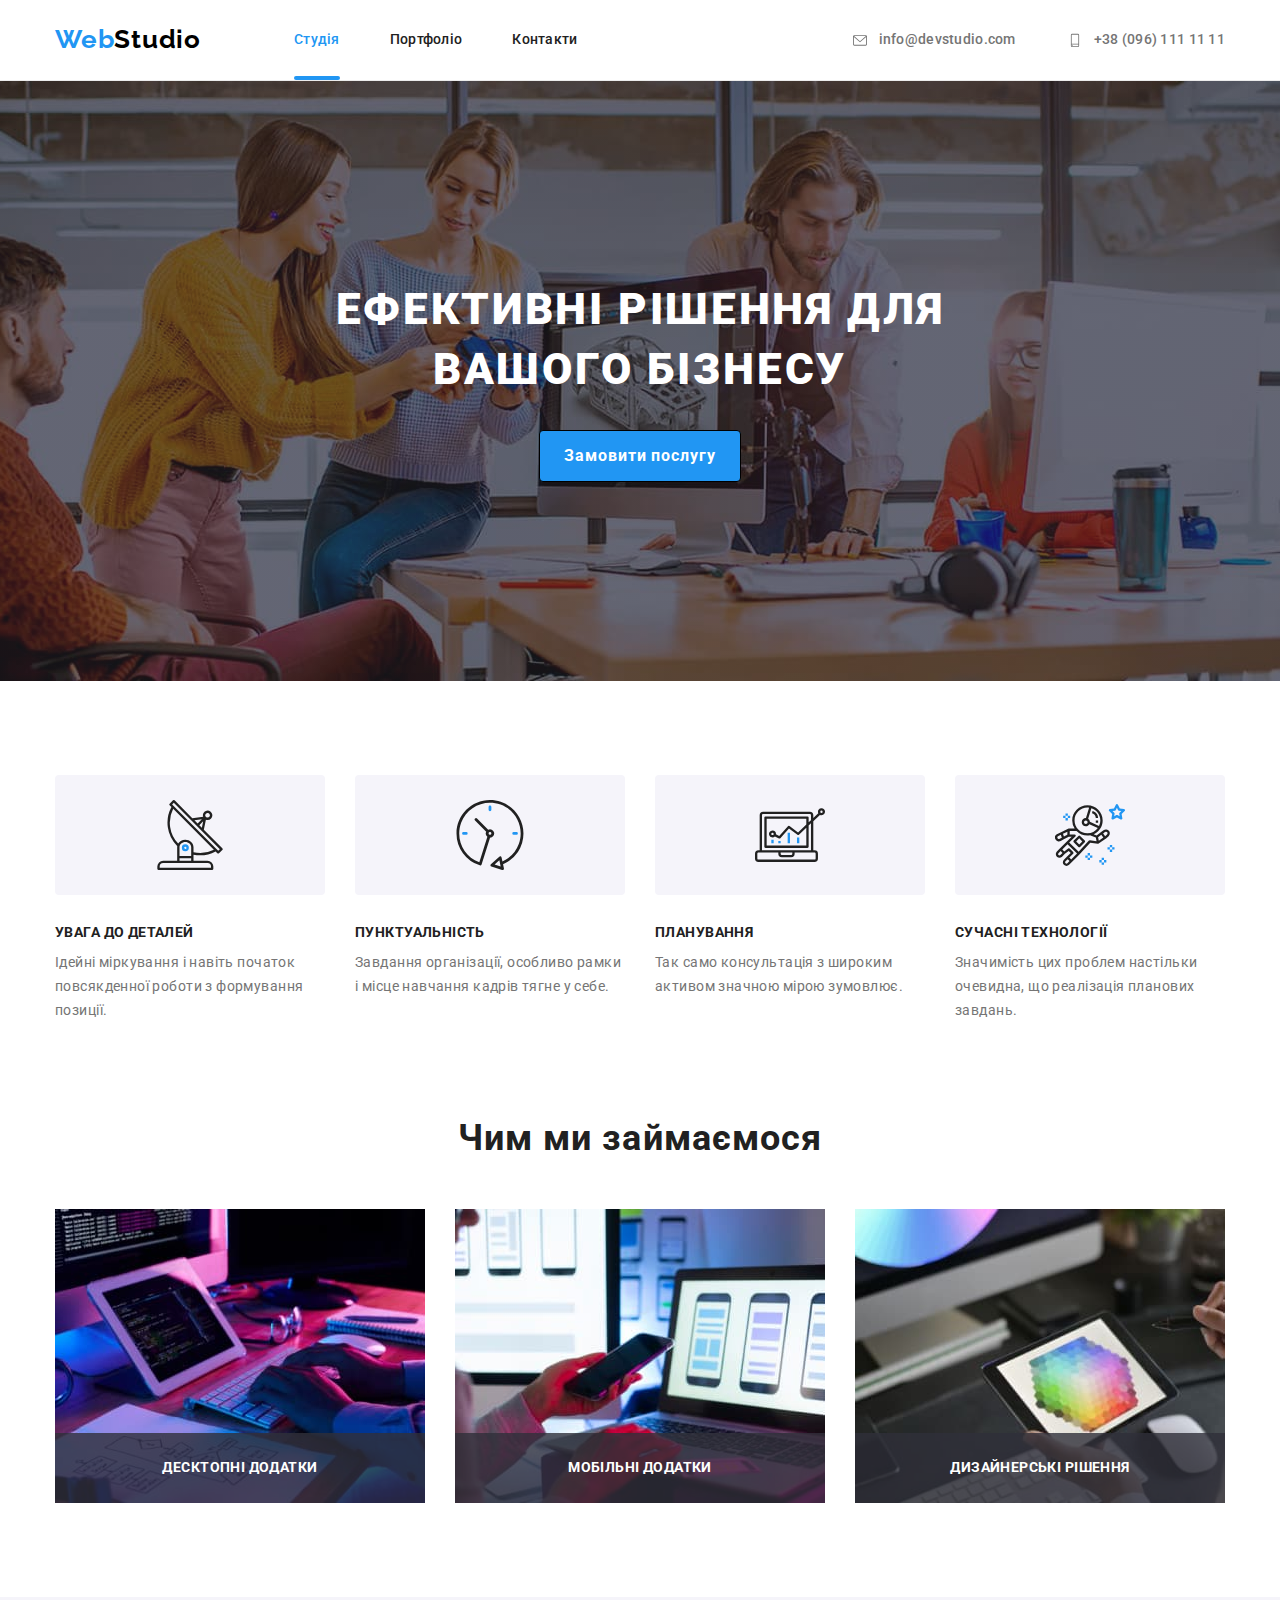
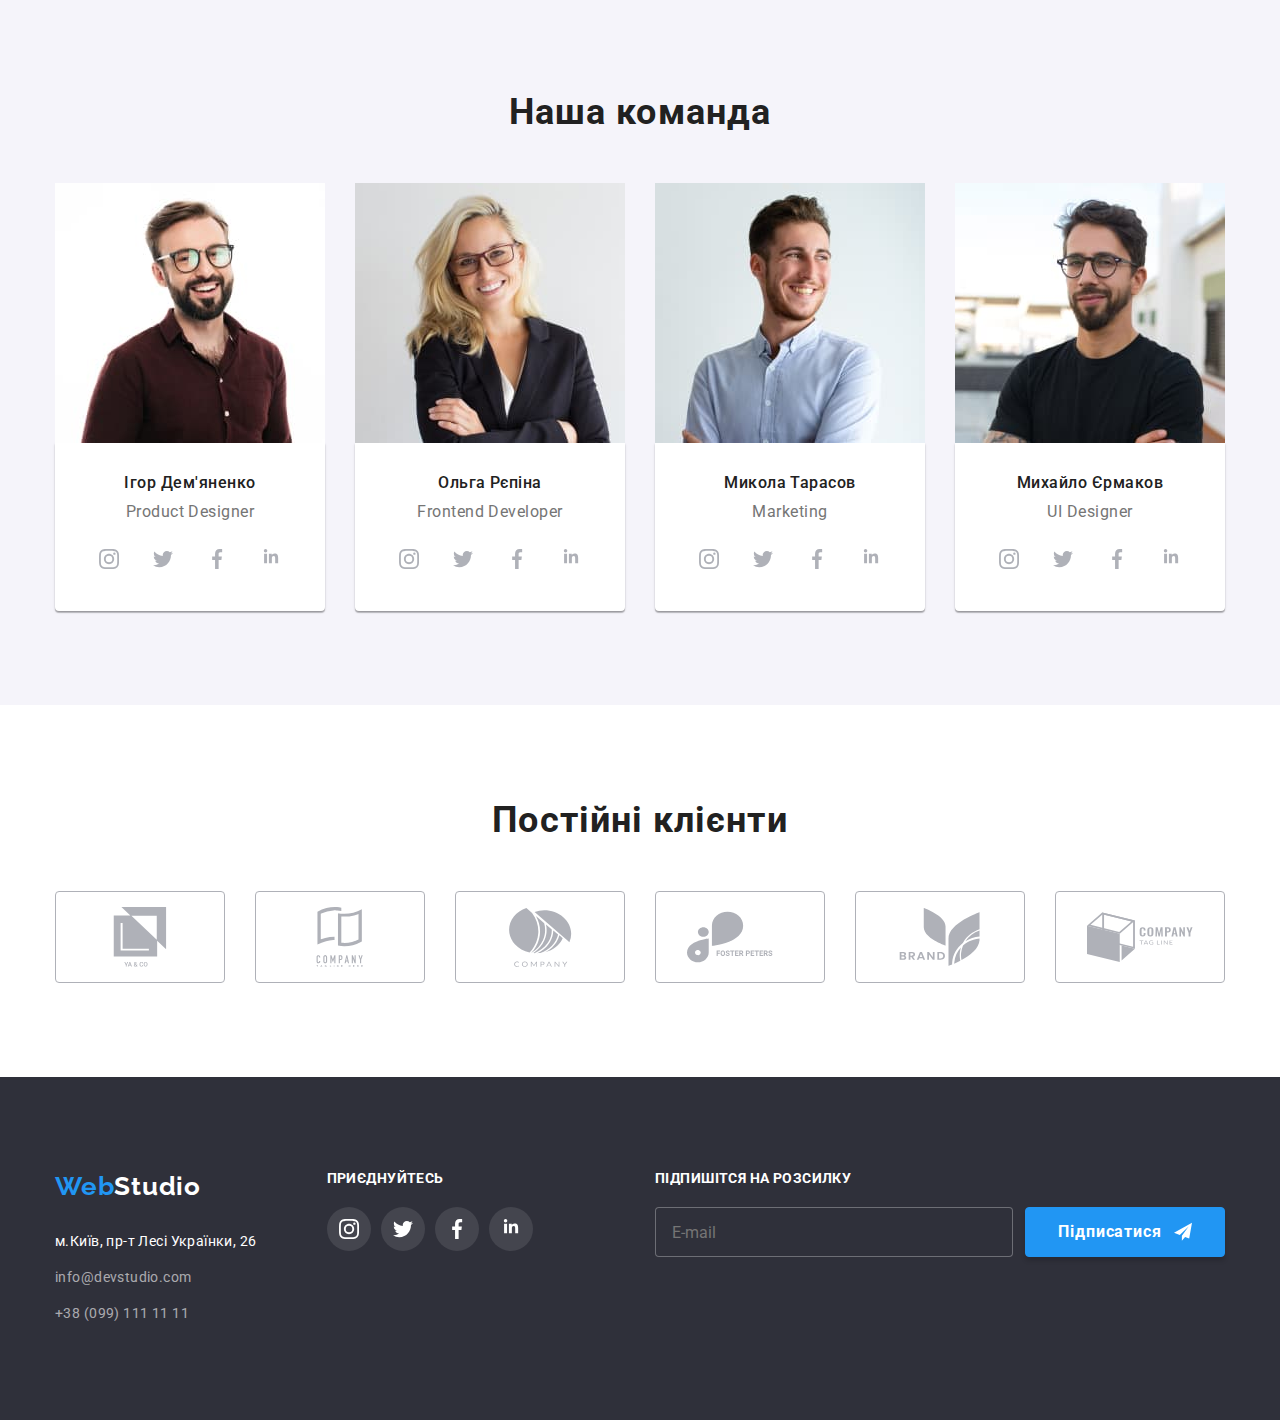
<file: index.html>
<!DOCTYPE html>
<html lang="uk">
  <head>
    <meta charset="UTF-8">
    <meta http-equiv="X-UA-Compatible" content="IE=edge">
    <meta name="viewport" content="width=device-width, initial-scale=1.0">
    <title lang="en">WebStudio (Version 2.1)</title>
    <link rel="preconnect" href="https://fonts.googleapis.com">
    <link rel="preconnect" href="https://fonts.gstatic.com" crossorigin>
    <link href="https://fonts.googleapis.com/css2?family=Raleway:wght@700&family=Roboto:wght@400;500;700;900&display=swap" rel="stylesheet">
    <link rel="stylesheet" href="./css/modern-normalize.css">
    <link rel="stylesheet" href="./css/main.min.css">
  </head>
  <body>
      <header class="header__border">
      <div class="container header">
        <nav class="header__navigation">
          <a class="header__logo link" href="./index.html" lang="en"><span class="header__logo-web">Web</span><span class="header__logo-studio">Studio</span></a>
          <ul class="header__navigation-list list">
            <li class="header__navigation-item"><a class="active current link" href="./index.html">Студія</a></li>
            <li class="header__navigation-item"><a class="active link" href="./portfolio.html">Портфоліо</a></li>
            <li class="header__navigation-item"><a class="active link" href="">Контакти</a></li>
          </ul>
        </nav>
        <ul class="header__contacts list">
          <li class="header__contacts-item">
            <a class="header__contacts-link link" href="mailto:info@devstudio.com" target="_blank" lang="en">
              <svg
                width="18"
                height="14"
                class="header__contacts-icons">
                <use href="./images/icons.svg#icon-envelope"/>
               </svg>info@devstudio.com
            </a>
          </li>
          
          <li class="contacts__item"> 
            <a class="header__contacts-link link" href="tel:+380961111111">
              <svg
                width="18"
                height="14"
                class="header__contacts-icons">
                <use href="./images/icons.svg#icon-smartphone"/>
              </svg>+38 (096) 111 11 11
            </a>
          </li>
        </ul>
        <button type="button" class="menu-open-btn">
          <svg
                width="24"
                height="16"
                class="header-mobile-menu-icon-open">
                <use href="./images/icons.svg#mob-open"/>
          </svg>
        </button>
      </div>
    </header>
 
    <!-- Mobile Menu -->

      <div class="container mobile-menu">
        <div class="mob-nav">
          <ul class="mob-nav__list list">
              <li class="mob-nav__item"><a class="mob-nav__link current link" href="./index.html">Студія</a></li>
              <li class="mob-nav__item"><a class="mob-nav__link link" href="./portfolio.html">Портфоліо</a></li>
              <li class="mob-nav__item"><a class="mob-nav__link link" href="">Контакти</a></li>
          </ul>
          <div>
            <button type="button" class="menu-close-btn">
               <svg
                width="19"
                height="19"
                class="header-mobile-menu-icon-close">
                <use href="./images/icons.svg#mob-close"/>
              </svg>
            </button>
          </div>
        </div>
        <div class="mob-menu-contacts-box">
          <div class="mob-menu-tel">
            <a class="mob-menu-tel-link link" href="tel:+380961111111">+38 (096) 111 11 11</a>
          </div>
          <div class="mob-menu-email">
            <a class="mob-menu-email-link link" href="mailto:info@devstudio.com" target="_blank" lang="en">info@devstudio.com</a>
          </div>

          <div class="mob-soc-links">
            <ul class="mob-soc-list list" >
              <li class="mob-soc-item">
                <a href="#" class="mob-soc-link link">Instagram</a>
              </li>
              <li class="mob-soc-item">
                <a href="#" class="mob-soc-link link">Twitter</a>
              </li>
              <li class="mob-soc-item">
                <a href="#" class="mob-soc-link link">Facebook</a>
              </li>
              <li class="mob-soc-item">
                <a href="#" class="mob-soc-link link">LinkedIn</a>
              </li>
            </ul>
          </div>
        </div>
      </div>
<main>
  
<!-- Hero section -->

      <section class="section hero">
        <div class="container">
          <div class="hero__tittle-box">
            <h1 class="hero__title">Ефективні рішення для вашого бізнесу</h1>
            <button  class="hero__btn" type="button" data-modal-open>Замовити послугу</button>  
          </div>
        </div>
      </section>    

<!-- Skills section -->

      <section class="section">
        <div class="container">
          <h2 class="title" hidden>Наші пріорітети</h2>
          <ul class="skills__list list">
            <li class="skills__item">
              <div class="skills__icon">
                <svg
                  width="70"
                  height="70"
                  class="skills__svg">
                  <use href="./images/icons.svg#icon-antenna"/>
                </svg>
              </div> 
              <h3 class="skills__title">Увага до деталей</h3>
              <p class="skills__about">
                Ідейні міркування і навіть початок повсякденної роботи з формування позиції.
              </p>
            </li>
            <li class="skills__item">
              <div class="skills__icon">
                <svg
                  width="70"
                  height="70"
                  class="skills__svg">
                  <use href="./images/icons.svg#icon-clock"/>
                </svg>
              </div> 
              <h3 class="skills__title">Пунктуальність</h3>
              <p class="skills__about">
                Завдання організації, особливо рамки і місце навчання кадрів тягне у себе.
              </p>
            </li>
            <li class="skills__item">
              <div class="skills__icon">
                <svg
                  width="70"
                  height="70"
                  class="skills__svg">
                  <use href="./images/icons.svg#icon-diagram"/>
                </svg>
              </div> 
              <h3 class="skills__title">Планування</h3>
              <p class="skills__about">
                Так само консультація з широким активом значною мірою зумовлює.
              </p>
            </li>
            <li class="skills__item">
              <div class="skills__icon">
                <svg
                  width="70"
                  height="70"
                  class="skills__svg">
                  <use href="./images/icons.svg#icon-astronaut"/>
                </svg>
              </div> 
              <h3 class="skills__title">Сучасні технології</h3>
              <p class="skills__about">
                Значимість цих проблем настільки очевидна, що реалізація планових завдань.
              </p>
            </li>
          </ul>
        </div>
      </section>

<!-- Our-work section -->
      
      <section class="our-work section no-padding ">
        <div class="container">
          <h2 class="our-work__title">Чим ми займаємося</h2>
          <ul class="our-work__list list">
            <li class="our-work__item">
              <div class="our-work__img-box">
                <img 
                srcset="./images/our_work/box_1.jpg 1x,
                        ./images/our_work/box_1-2x.jpg 2x"
                src="./images/our_work/box_1.jpg" alt="чоловік працюючий за комп'ютером" width="370" height="294">
                <p class="our-work__label">Десктопні додатки</p>
              </div>
            </li>
            <li class="our-work__item">
              <div class="our-work__img-box">
                <img 
                srcset="./images/our_work/box_2.jpg 1x,
                        ./images/our_work/box_2-2x.jpg 2x"
                src="./images/our_work/box_2.jpg" alt="чоловік з телефоном в руці" width="370" height="294">
                <p class="our-work__label">Мобільні додатки</p>
              </div>
            </li>
            <li class="our-work__item">
              <div class="our-work__img-box">
                <img 
                srcset="./images/our_work/box_3.jpg 1x,
                        ./images/our_work/box_3-2x.jpg 2x" 
                src="./images/our_work/box_3.jpg" alt="чоловік тримає в руці планшет" width="370" height="294">
                <p class="our-work__label">Дизайнерські рішення</p>
              </div>
            </li>
          </ul>
        </div>
      </section>

<!-- Our-team-section -->

      <section class="section our-team_bg">
        <div class="container">
          <h2 class="our-team__title">Наша команда</h2>
          <ul class="our-team__list list">
            <li class="our-team__item">
                <picture>
                  
                  <source 
                  srcset="./images/our_team/igor_demjanenko.jpg 1x,
                        ./images/our_team/igor_demjanenko-2x.jpg 2x"
                  media="(min-width: 1200px)">
                  
                  <source
                  srcset="./images/our_team/igor_demjanenko-tablet.jpg 1x,
                        ./images/our_team/igor_demjanenko-tablet-2x.jpg 2x"
                  media="(min-width: 768px)">
                  
                  <source 
                  srcset="./images/our_team/igor_demjanenko-mob.jpg 1x,
                        ./images/our_team/igor_demjanenko-mob-2x.jpg 2x"
                  media="(min-width: 480px)">
                  
                  <img
                srcset="./images/our_team/igor_demjanenko.jpg 1x,
                        ./images/our_team/igor_demjanenko-2x.jpg 2x"
                src="./images/our_team/igor_demjanenko.jpg"
                alt="усміхнений чоловік"
                width="270"
                height="260">
                
                </picture>
              <div class="our-team__member">
                <h3 class="our-team__name">Ігор Дем'яненко</h3>
                <p class="our-team__about" lang="en">Product Designer</p>
                <ul class="our-team__soc-list list">
                    <li class="our-team__soc-items">
                      <a href="#" class="our-team__soc-link link">
                        <svg
                          width="20"
                          height="20">
                        <use href="./images/icons.svg#icon-instagram"/>
                        </svg> 
                      </a>
                    </li>

                    <li class="our-team__soc-items">
                      <a href="#" class="our-team__soc-link link">
                        <svg
                          width="20"
                          height="20">
                        <use href="./images/icons.svg#icon-twitter"/>
                        </svg> 
                      </a>
                    </li>

                    <li class="our-team__soc-items">
                      <a href="#" class="our-team__soc-link link">
                        <svg
                          width="20"
                          height="20">
                        <use href="./images/icons.svg#icon-facebook"/>
                        </svg> 
                      </a>
                    </li>

                    <li class="our-team__soc-items">
                      <a href="#" class="our-team__soc-link link">
                        <svg
                          width="20"
                          height="20">
                        <use href="./images/icons.svg#icon-linkedin"/>
                        </svg> 
                      </a>
                    </li>
                </ul>
              </div>
            </li>
            <li class="our-team__item">

              <picture>
                <source
                srcset="./images/our_team/olga_repina.jpg 1x,
                        ./images/our_team/olga_repina-2x.jpg 2x"
                        media="(min-width: 1200px)">
                
                <source
                srcset="./images/our_team/olga_repina-tablet.jpg 1x,
                        ./images/our_team/olga_repina-tablet-2x.jpg 2x"
                        media="(min-widt: 768px)">
                <source
                srcset="./images/our_team/olga_repina-mob.jpg 1x,
                        ./images/our_team/olga_repina-mob-2x.jpg 2x"
                        media="(min-width: 480px)">
                
                        <img
                srcset="./images/our_team/olga_repina.jpg 1x,
                        ./images/our_team/olga_repina-2x.jpg 2x"
                src="./images/our_team/olga_repina.jpg"
                alt="усміхнена жінка"
                width="270"
                height="260">
              </picture>
              
              <div class="our-team__member">
                <h3 class="our-team__name">Ольга Рєпіна</h3>
                <p class="our-team__about" lang="en">Frontend Developer</p>
                <ul class="our-team__soc-list list">
                    <li class="our-team__soc-items">
                      <a href="#" class="our-team__soc-link link">
                        <svg
                          width="20"
                          height="20">
                        <use href="./images/icons.svg#icon-instagram"/>
                        </svg> 
                      </a>
                    </li>
                    <li class="our-team__soc-items">
                      <a href="#" class="our-team__soc-link link">
                        <svg
                          width="20"
                          height="20">
                        <use href="./images/icons.svg#icon-twitter"/>
                        </svg> 
                      </a>
                    </li>
                    <li class="our-team__soc-items">
                      <a href="#" class="our-team__soc-link link">
                        <svg
                          width="20"
                          height="20">
                        <use href="./images/icons.svg#icon-facebook"/>
                        </svg> 
                      </a>
                    </li>
                    <li class="our-team__soc-items">
                      <a href="#" class="our-team__soc-link link">
                        <svg
                          width="20"
                          height="20">
                        <use href="./images/icons.svg#icon-linkedin"/>
                        </svg> 
                      </a>
                    </li>
                </ul>
              </div>
            </li>
            <li class="our-team__item">

              <picture>
                <source
                srcset="./images/our_team/nikolay_tarasov.jpg 1x,
                        ./images/our_team/nikolay_tarasov-2x.jpg 2x"
                        media="(min-width: 1200px)">
                
                <source
                srcset="./images/our_team/nikolay_tarasov-tablet.jpg 1x,
                        ./images/our_team/nikolay_tarasov-tablet-2x.jpg 2x"
                        media="(min-width: 768px)">
                <source
                srcset="./images/our_team/nikolay_tarasov-mob.jpg 1x,
                        ./images/our_team/nikolay_tarasov-mob-2x.jpg 2x"
                        media="(min-width: 480px)">

                <img
                srcset="./images/our_team/nikolay_tarasov.jpg 1x,
                      ./images/our_team/nikolay_tarasov-2x.jpg 2x"   
                src="./images/our_team/nikolay_tarasov.jpg"
                alt="усміхнений чоловік"
                width="270"
                height="260">
              </picture>
              
              <div class="our-team__member">
                <h3 class="our-team__name">Микола Тарасов</h3>
                <p class="our-team__about" lang="en">Marketing</p>
                <ul class="our-team__soc-list list">
                    <li class="our-team__soc-items">
                      <a href="#" class="our-team__soc-link link">
                        <svg
                          width="20"
                          height="20">
                        <use href="./images/icons.svg#icon-instagram"/>
                        </svg> 
                      </a>
                    </li>
                    <li class="our-team__soc-items">
                      <a href="#" class="our-team__soc-link link">
                        <svg
                          width="20"
                          height="20">
                        <use href="./images/icons.svg#icon-twitter"/>
                        </svg> 
                      </a>
                    </li>
                    <li class="our-team__soc-items">
                      <a href="#" class="our-team__soc-link link">
                        <svg
                          width="20"
                          height="20">
                        <use href="./images/icons.svg#icon-facebook"/>
                        </svg> 
                      </a>
                    </li>
                    <li class="our-team__soc-items">
                      <a href="#" class="our-team__soc-link link">
                        <svg
                          width="20"
                          height="20">
                        <use href="./images/icons.svg#icon-linkedin"/>
                        </svg> 
                      </a>
                    </li>
                </ul>
              </div>
              </li>
            <li class="our-team__item">

              <picture>
                <source
                srcset="./images/our_team/mihail_ermakov.jpg 1x,
                        ./images/our_team/mihail_ermakov-2x.jpg 2x"
                        media="(min-width: 1200px)">
                
                <source
                srcset="./images/our_team/mihail_ermakov-tablet.jpg 1x,
                        ./images/our_team/mihail_ermakov-tablet-2x.jpg  2x"
                        media="(min-width: 768px)">
                <source
                srcset="./images/our_team/mihail_ermakov-mob.jpg 1x,
                        ./images/our_team/mihail_ermakov-mob-2x.jpg 2x"
                        media="(min-width: 480px)">

                <img
                srcset="./images/our_team/mihail_ermakov.jpg 1x,
                      ./images/our_team/mihail_ermakov-2x.jpg 2x"
                src="./images/our_team/mihail_ermakov.jpg"
                alt="усміхнений чоловік"
                width="270"
                height="260">
              </picture>

              
              <div class="our-team__member">
                <h3 class="our-team__name">Михайло Єрмаков</h3>
                <p class="our-team__about" lang="en">UI Designer</p>
                <ul class="our-team__soc-list list">
                    <li class="our-team__soc-items">
                      <a href="#" class="our-team__soc-link link">
                        <svg
                          width="20"
                          height="20">
                        <use href="./images/icons.svg#icon-instagram"/>
                        </svg> 
                      </a>
                    </li>

                    <li class="our-team__soc-items">
                      <a href="#" class="our-team__soc-link link">
                        <svg
                          width="20"
                          height="20">
                        <use href="./images/icons.svg#icon-twitter"/>
                        </svg> 
                      </a>
                    </li>

                    <li class="our-team__soc-items">
                      <a href="#" class="our-team__soc-link link">
                        <svg
                          width="20"
                          height="20">
                        <use href="./images/icons.svg#icon-facebook"/>
                        </svg> 
                      </a>
                    </li>

                    <li class="our-team__soc-items">
                      <a href="#" class="our-team__soc-link link">
                        <svg
                          width="20"
                          height="20">
                        <use href="./images/icons.svg#icon-linkedin"/>
                        </svg> 
                      </a>
                    </li>
                </ul>
              </div>
            </li>
          </ul>
        </div>
      </section>

<!-- Clients section -->

      <section class="section">
        <div class="container">
          <h2 class="client__title">Постійні клієнти</h2>
          <ul class="client__list list">
            <li class="client__item">
              <a href="#" class="client__link link">
                <svg
                  width="106"
                  height="60"
                  class="client-icon">
                  <use href="./images/icons.svg#icon-client"/>
                </svg> 
              </a>
            </li>
            <li class="client__item">
              <a href="#" class="client__link link">
               <svg
                 width="106"
                 height="60"
                 class="client-icon">
                 <use href="./images/icons.svg#icon-client1"/>
               </svg> 
              </a>
            </li>
            <li class="client__item">
              <a href="#" class="client__link link">
                  <svg
                    width="106"
                    height="60"
                    class="client-icon">
                    <use href="./images/icons.svg#icon-client2"/>
                  </svg> 
              </a>
            </li>
            <li class="client__item">
              <a href="#" class="client__link link">
                <svg
                  width="106"
                  height="60"
                  class="client-icon">
                  <use href="./images/icons.svg#icon-client3"/>
                </svg> 
              </a>
            </li>
            <li class="client__item">
              <a href="#" class="client__link link">
                <svg
                 width="106"
                 height="60"
                 class="client-icon">
                 <use href="./images/icons.svg#icon-client4"/>
                </svg> 
              </a>
            </li>
            <li class="client__item">
              <a href="#" class="client__link link">
                <svg
                 width="106"
                 height="60"
                 class="client-icon">
                 <use href="./images/icons.svg#icon-client5"/>
               </svg> 
              </a>
            </li>
          </ul>

        </div>
      </section>
    </main>

<!-- FOOTER -->

    <footer class="section footer-bg">
      <div class="container footer">
        <div class="footer__logo-contacts-box">
          <a class="footer__logo link" href="./index.html" lang="en"><span class="logo-web">Web</span><span>Studio</span></a>
          <ul class="footer__contacts list">
            <li>
              <a class="footer__contact adress-color link" href="https://goo.gl/maps/M9eBpiQ83PVmo5ni9" target="_blank">м.Київ, пр-т Лесі Українки, 26</a>
            </li>
            <li>
              <a class="footer__contact link" href="mailto:info@example.com" target="_blank">info@devstudio.com</a>
            </li>
            <li>
              <a class="footer__contact link" href="tel:+380991111111"> +38 (099) 111 11 11</a>
            </li>
          </ul>
        </div>
        <div class="footer-soc-links">
          <p class="footer-soc-links__title">приєднуйтесь</p>
          <ul class="footer-soc-links__list list">
            <li class="footer-soc-links__items">
              <a href="#" class="footer-soc-links__link link">
                <svg width="20" height="20"
                  class="footer-soc-icons">
                  <use href="./images/icons.svg#icon-instagram"/>
                </svg> 
              </a>
            </li>
            <li class="footer-soc-links__items">
              <a href="#" class="footer-soc-links__link link">
                <svg width="20" height="20"
                  class="footer-soc-icons">
                  <use href="./images/icons.svg#icon-twitter"/>
                </svg> 
              </a>
            </li>
            <li class="footer-soc-links__items">
              <a href="#" class="footer-soc-links__link link">
                <svg width="20" height="20"
                  class="footer-soc-icons">
                  <use href="./images/icons.svg#icon-facebook"/>
                </svg> 
              </a>
            </li>
            <li class="footer-soc-links__items">
              <a href="#" class="footer-soc-links__link link">
                <svg width="20" height="20"
                  class="footer-soc-icons">
                  <use href="./images/icons.svg#icon-linkedin"/>
                </svg>
              </a>
            </li>
          </ul>
        </div>

        <div class="footer-email"> 
          <p class="footer-email__title">підпишітся на розсилку</p>
          <form class="footer-email__join"> 
            <input type="email" class="footer-email__input" placeholder="E-mail">
            <button type="submit" class="footer-email__button">Підписатися
              <svg class="footer-email__button-join-icon" width="30" height="30" >
                <use href="./images/icons.svg#icon-sign-up"/>
              </svg>        
            </button>
          </form>
        </div>
      </div>    
    </footer>
  
        <!--backdrop-->

    <div class="backdrop is-hidden" data-modal>
      <div class="modal">
        <button type="button" class="modal__button-close" data-modal-close>
          <svg class="modal__icon-close">
            <use href="./images/icons.svg#button-close"/>
          </svg>
        </button>
        <p class="modal__title">Залиште свої дані, ми вам передзвонимо</p>
        
        <form class="modal-form">
            <div class="modal__item">
              <label for="name" class="modal__label-name">Ім'я</label>
                <div class="modal__input-field">
                  <input type="text" class="modal__input" name="name" id="name">
                  <svg class="modal__icon" width="18" height="18" >
                    <use href="./images/icons.svg#icon-person-modal"/>
                  </svg>
                </div>
            </div>
            
            <div class="modal__item">
              <label for="tel" class="modal__label-name">Телефон</label>
                <div class="modal__input-field">
                  <input type="tel" class="modal__input" name="tel" id="tel">
                  <svg class="modal__icon" width="18" height="18" >
                    <use href="./images/icons.svg#icon-phone-modal"/>
                  </svg>
                </div>
            </div>
            
            <div class="modal__item">
              <label for="email" class="modal__label-name">Пошта</label>
                <div class="modal__input-field">
                  <input type="email" class="modal__input" name="email" id="email">
                  <svg class="modal__icon" width="18" height="18" >
                    <use href="./images/icons.svg#icon-email-modal"/>
                  </svg>
                </div>
            </div>
                      
            <div class="modal__item no-margin">
                <label for="comment" class="modal__label-name">Коментар</label>
                  <textarea id="comment" name="comment" class="modal__comment" placeholder="Введіть текст"></textarea>
            </div>

          <div class="modal__condition">
            <input class="modal__condition-input" type="checkbox" name="condition-checkbox" id="modal__condition-label">
            <label for="modal__condition-label" class="modal__condition-label">
              <span class="modal__condition-icon">
                <svg width="16" height="15">
                  <use href="./images/icons.svg#check-icon"/>
                </svg>
              </span>Погоджуюся з росилкою та приймаю
              <a class="link" href="#" target="_blank">
              <span class="modal__condition-link">Умови договору</span>
              </a>   
            </label>
          </div>

          <button class="modal__submit-button" type="submit">Відправити</button>
        </form>
      </div>
    </div>
    <script src="./js/modal.js"></script>
    <script src="./js/mobile-menu.js"></script>
  </body>
</html>
</file>
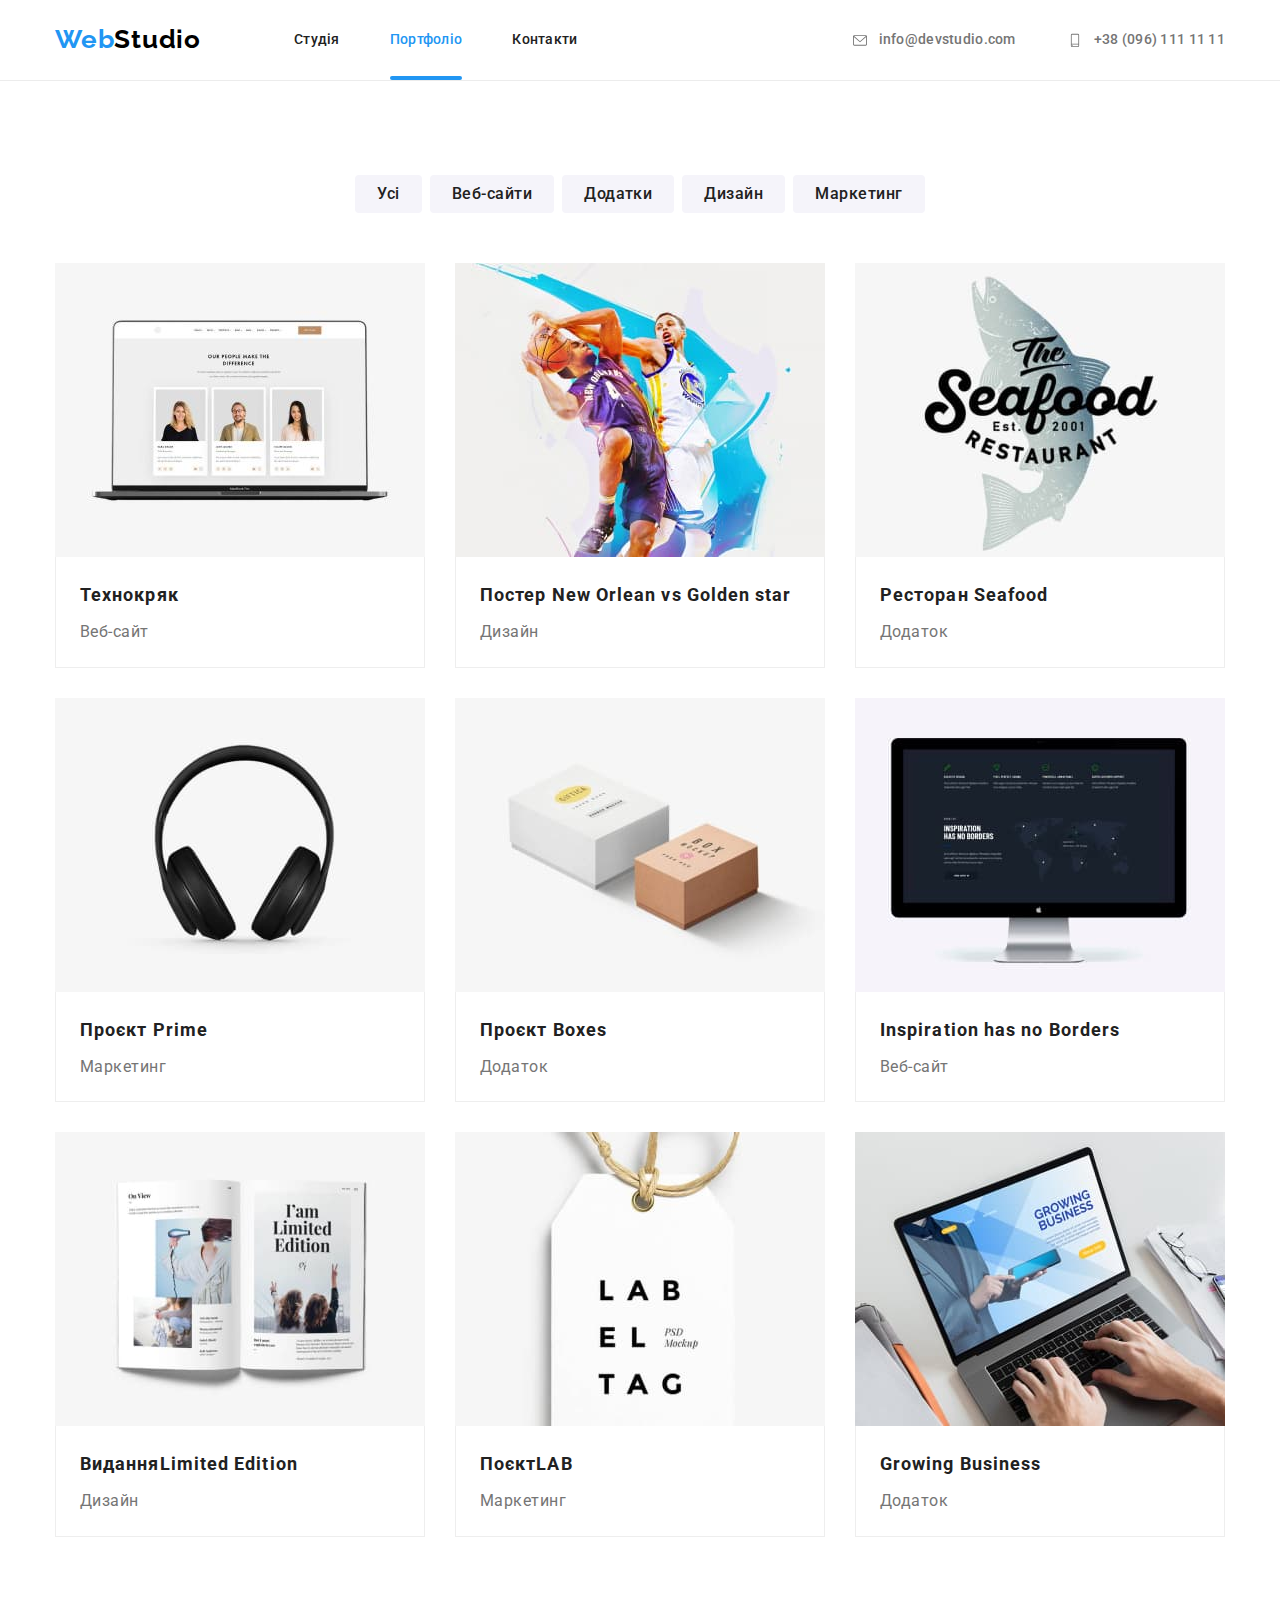
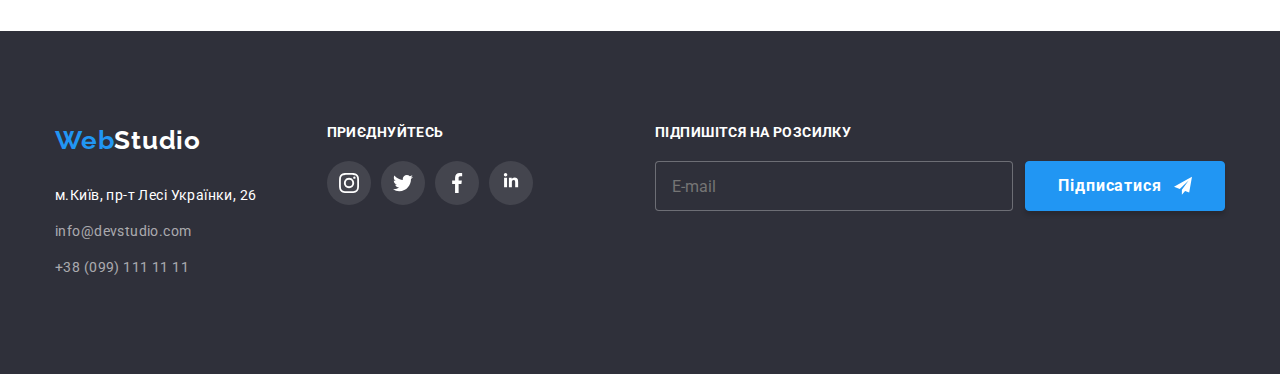
<file: portfolio.html>
<!DOCTYPE html>
<html lang="uk">
  <head>
    <meta charset="UTF-8">
    <meta http-equiv="X-UA-Compatible" content="IE=edge">
    <meta name="viewport" content="width=device-width, initial-scale=1.0">
    <title lang="en">WebStudio Portfolio</title>
    <link rel="preconnect" href="https://fonts.googleapis.com">
    <link rel="preconnect" href="https://fonts.gstatic.com" crossorigin>
    <link href="https://fonts.googleapis.com/css2?family=Raleway:wght@700&family=Roboto:wght@400;500;700;900&display=swap" rel="stylesheet">
    <link rel="stylesheet" href="./css/modern-normalize.css">
    <link rel="stylesheet" href="./css/main.min.css">
  </head>
  <body>
    <header class="header__border">
      <div class="container header">
        <nav class="header__navigation">
          <a class="header__logo link" href="./index.html" lang="en"><span class="header__logo-web">Web</span><span class="header__logo-studio">Studio</span></a>
          <ul class="header__navigation-list list">
            <li class="header__navigation-item"><a class="active link" href="./index.html">Студія</a></li>
            <li class="header__navigation-item"><a class="active current link" href="./portfolio.html">Портфоліо</a></li>
            <li class="header__navigation-item"><a class="active link" href="">Контакти</a></li>
          </ul>
        </nav>
        <ul class="header__contacts list">
          <li class="header__contacts-item">
            <a class="header__contacts-link link" href="mailto:info@devstudio.com" target="_blank" lang="en">
              <svg
                width="18"
                height="14"
                class="header__contacts-icons">
                <use href="./images/icons.svg#icon-envelope"/>
               </svg>info@devstudio.com
            </a>
          </li>
          
          <li class="contacts__item"> 
            <a class="header__contacts-link link" href="tel:+380961111111">
              <svg
                width="18"
                height="14"
                class="header__contacts-icons">
                <use href="./images/icons.svg#icon-smartphone"/>
              </svg>+38 (096) 111 11 11
            </a>
          </li>
        </ul>
        <button type="button" class="menu-open-btn">
          <svg
                width="24"
                height="16"
                class="header-mobile-menu-icon-open">
                <use href="./images/icons.svg#mob-open"/>
          </svg>
        </button>
      </div>
    </header>

    <!-- Mobile Menu -->

      <div class="container mobile-menu">
        <div class="mob-nav">
          <ul class="mob-nav__list list">
              <li class="mob-nav__item"><a class="mob-nav__link link" href="./index.html">Студія</a></li>
              <li class="mob-nav__item"><a class="mob-nav__link current link" href="./portfolio.html">Портфоліо</a></li>
              <li class="mob-nav__item"><a class="mob-nav__link link" href="">Контакти</a></li>
          </ul>
          <div>
            <button type="button" class="menu-close-btn">
               <svg
                width="19"
                height="19"
                class="header-mobile-menu-icon-open">
                <use href="./images/icons.svg#mob-close"/>
              </svg>
            </button>
          </div>
        </div>
        <div class="mob-menu-contacts-box">
          <div class="mob-menu-tel">
            <a class="mob-menu-tel-link link" href="tel:+380961111111">+38 (096) 111 11 11</a>
          </div>
          <div class="mob-menu-email">
            <a class="mob-menu-email-link link" href="mailto:info@devstudio.com" target="_blank" lang="en">info@devstudio.com</a>
          </div>

          <div class="mob-soc-links">
            <ul class="mob-soc-list list" >
              <li class="mob-soc-item">
                <a href="#" class="mob-soc-link link">Instagram</a>
              </li>
              <li class="mob-soc-item">
                <a href="#" class="mob-soc-link link">Twitter</a>
              </li>
              <li class="mob-soc-item">
                <a href="#" class="mob-soc-link link">Facebook</a>
              </li>
              <li class="mob-soc-item">
                <a href="#" class="mob-soc-link link">LinkedIn</a>
              </li>
            </ul>
          </div>
        </div>
      </div>
      
<!-- Portfolio-set -->

    <main>
      <section class="section">
        <div class="container portfolio-set">
          <h1 hidden>Наші проєкти</h1>
          <ul class="filter list">
            <li class="item"><button class="filter__btn" type="button">Усі</button></li>
            <li class="item"><button class="filter__btn" type="button">Веб-сайти</button></li>
            <li class="item"><button class="filter__btn" type="button">Додатки</button></li>
            <li class="item"><button class="filter__btn" type="button">Дизайн</button></li>
            <li class="item"><button class="filter__btn" type="button">Маркетинг</button></li>
          </ul>
        
          <ul class="project-set list">
            <li class="project-set__item">
              <a href="#" class="project-set__link link">
                <div class="project-set__thumb">
                  <img src="./images/portfolio/tehno.jpg" alt="світлина веб-сайту на ноутбуці" width="370" height="294">
                    <div class="project-set__overlay">
                      <p class="project-set__overlay-text" >Ресурс пропонує комплексні пропозиції з різним рівнем функціоналу та сервісів. Все це дозволить відвідувачу отримати вичерпні відомості про компанію чи приватну особу.</p>
                    </div>
                </div>
                <div class="project-set__title">
                  <h2 class="project-set__name">Технокряк</h2>
                  <p class="project-set__about" >Веб-сайт</p>
                </div>
              </a>
            </li>

            <li class="project-set__item"> 
              <a href="#" class="project-set__link link">
                <div class="project-set__thumb">
                  <img src="./images/portfolio/new-orlean.jpg" alt="два гравці в баскетбол" width="370" height="294">
                    <div class="project-set__overlay">
                      <p class="project-set__overlay-text">Ресурс пропонує комплексні пропозиції з різним рівнем функціоналу та сервісів. Все це дозволить відвідувачу отримати вичерпні відомості про компанію чи приватну особу.</p>
                    </div>
                </div>
                <div class="project-set__title">
                  <h2 class="project-set__name">Постер <span lang="en">New Orlean vs Golden star</span></h2>
                  <p class="project-set__about">Дизайн</p>
                </div>
              </a>
            </li>

            <li class="project-set__item">
              <a href="#" class="project-set__link link">
                <div class="project-set__thumb">
                  <img src="./images/portfolio/seafood.jpg" alt="логотип ресторану" width="370" height="294">
                    <div class="project-set__overlay">
                      <p class="project-set__overlay-text" >Ресурс пропонує комплексні пропозиції з різним рівнем функціоналу та сервісів. Все це дозволить відвідувачу отримати вичерпні відомості про компанію чи приватну особу.</p>
                    </div>
                </div>
                <div class="project-set__title">
                  <h2 class="project-set__name">Ресторан <span lang="en">Seafood</span></h2>
                  <p class="project-set__about">Додаток</p>
                </div>
              </a>
            </li>

            <li class="project-set__item">
              <a href="#" class="project-set__link link">
                <div class="project-set__thumb">
                  <img src="./images/portfolio/Prime.jpg" alt="навушники" width="370" height="294">
                    <div class="project-set__overlay">
                      <p class="project-set__overlay-text" >Ресурс пропонує комплексні пропозиції з різним рівнем функціоналу та сервісів. Все це дозволить відвідувачу отримати вичерпні відомості про компанію чи приватну особу.</p>
                    </div>
                </div>
                <div class="project-set__title">
                  <h2 class="project-set__name">Проєкт <span lang="en">Prime</span></h2>
                  <p class="project-set__about">Маркетинг</p>
                </div>
              </a>
            </li>

            <li class="project-set__item">
              <a href="#" class="project-set__link link">
                <div class="project-set__thumb">
                  <img src="./images/portfolio/boxes.jpg" alt="дві паперові коробки" width="370" height="294">
                    <div class="project-set__overlay">
                      <p class="project-set__overlay-text" >Ресурс пропонує комплексні пропозиції з різним рівнем функціоналу та сервісів. Все це дозволить відвідувачу отримати вичерпні відомості про компанію чи приватну особу.</p>
                    </div>
                </div>
                <div class="project-set__title">
                  <h2 class="project-set__name">Проєкт <span lang="en">Boxes</span></h2>
                  <p class="project-set__about">Додаток</p>
                </div>
              </a>
            </li>

            <li class="project-set__item">
              <a href="#" class="project-set__link link">
                <div class="project-set__thumb">
                  <img src="./images/portfolio/inspiration.jpg" alt="монітор показує сайт проєкту" width="370" height="294">
                    <div class="project-set__overlay">
                      <p class="project-set__overlay-text" >Ресурс пропонує комплексні пропозиції з різним рівнем функціоналу та сервісів. Все це дозволить відвідувачу отримати вичерпні відомості про компанію чи приватну особу.</p>
                    </div>
                </div>
                <div class="project-set__title">
                  <h2 class="project-set__name" lang="en">Inspiration has no Borders</h2>
                  <p class="project-set__about">Веб-сайт</p>
                </div>
              </a>
            </li>

            <li class="project-set__item">
              <a href="#" class="project-set__link link">
                <div class="project-set__thumb">
                  <img src="./images/portfolio/limited-edition.jpg" alt="розгорнути книга з картинками" width="370" height="294">
                    <div class="project-set__overlay">
                      <p class="project-set__overlay-text" >Ресурс пропонує комплексні пропозиції з різним рівнем функціоналу та сервісів. Все це дозволить відвідувачу отримати вичерпні відомості про компанію чи приватну особу.</p>
                    </div>
                </div>
                <div class="project-set__title">
                  <h2 class="project-set__name">Видання<span lang="en">Limited Edition</span></h2>
                  <p class="project-set__about">Дизайн</p>
                </div>
              </a>
            </li>

            <li class="project-set__item">
              <a href="#" class="project-set__link link">
                <div class="project-set__thumb">
                  <img src="./images/portfolio/lab.jpg" alt="лейба з надписом" width="370" height="294">
                    <div class="project-set__overlay">
                      <p class="project-set__overlay-text" >Ресурс пропонує комплексні пропозиції з різним рівнем функціоналу та сервісів. Все це дозволить відвідувачу отримати вичерпні відомості про компанію чи приватну особу.</p>
                    </div>
                </div>
                <div class="project-set__title">
                  <h2 class="project-set__name">Поєкт<span lang="en">LAB</span></h2>
                  <p class="project-set__about">Маркетинг</p>
                </div>
              </a>
            </li>

            <li class="project-set__item">
              <a href="#" class="project-set__link link">
                <div class="project-set__thumb">
                  <img src="./images/portfolio/growing-busines.jpg" alt="чоловік друкує на ноутбуці" width="370" height="294">
                    <div class="project-set__overlay">
                      <p class="project-set__overlay-text" >Ресурс пропонує комплексні пропозиції з різним рівнем функціоналу та сервісів. Все це дозволить відвідувачу отримати вичерпні відомості про компанію чи приватну особу.</p>
                    </div>
                </div>
                <div class="project-set__title">
                  <h2 class="project-set__name" lang="en">Growing Business</h2>
                  <p class="project-set__about">Додаток</p>
                </div>
              </a>
            </li>
          </ul>
        </div>
      </section>
    </main>

<!-- FOOTER -->

     <footer class="section footer-bg">
      <div class="container footer">
        <div class="footer__logo-contacts-box">
          <a class="footer__logo link" href="./index.html" lang="en"><span class="logo-web">Web</span><span>Studio</span></a>
          <ul class="footer__contacts list">
            <li>
              <a class="footer__contact adress-color link" href="https://goo.gl/maps/M9eBpiQ83PVmo5ni9" target="_blank">м.Київ, пр-т Лесі Українки, 26</a>
            </li>
            <li>
              <a class="footer__contact link" href="mailto:info@example.com" target="_blank">info@devstudio.com</a>
            </li>
            <li>
              <a class="footer__contact link" href="tel:+380991111111"> +38 (099) 111 11 11</a>
            </li>
          </ul>
        </div>
        <div class="footer-soc-links">
          <p class="footer-soc-links__title">приєднуйтесь</p>
          <ul class="footer-soc-links__list list">
            <li class="footer-soc-links__items">
              <a href="#" class="footer-soc-links__link link">
                <svg width="20" height="20"
                  class="footer-soc-icons">
                  <use href="./images/icons.svg#icon-instagram"/>
                </svg> 
              </a>
            </li>
            <li class="footer-soc-links__items">
              <a href="#" class="footer-soc-links__link link">
                <svg width="20" height="20"
                  class="footer-soc-icons">
                  <use href="./images/icons.svg#icon-twitter"/>
                </svg> 
              </a>
            </li>
            <li class="footer-soc-links__items">
              <a href="#" class="footer-soc-links__link link">
                <svg width="20" height="20"
                  class="footer-soc-icons">
                  <use href="./images/icons.svg#icon-facebook"/>
                </svg> 
              </a>
            </li>
            <li class="footer-soc-links__items">
              <a href="#" class="footer-soc-links__link link">
                <svg width="20" height="20"
                  class="footer-soc-icons">
                  <use href="./images/icons.svg#icon-linkedin"/>
                </svg>
              </a>
            </li>
          </ul>
        </div>

        <div class="footer-email"> 
          <p class="footer-email__title">підпишітся на розсилку</p>
          <form class="footer-email__join"> 
            <input type="email" class="footer-email__input" placeholder="E-mail">
            <button type="submit" class="footer-email__button">Підписатися
              <svg class="footer-email__button-join-icon" width="30" height="30" >
                <use href="./images/icons.svg#icon-sign-up"/>
              </svg>        
            </button>
          </form>
        </div>
      </div>    
    </footer>
  <script src="./js/mobile-menu.js"></script>
  </body>
</html>
</file>
<file: css/main.min.css>
:root{--primary-page-color: #ffffff;--secondary-page-color: #F5F4FA;--primary-text-color: #212121;--secondary-text-color: #757575;--active-text-color: #2196F3;--not-active-icon-color: #AFB1B8;--overlay-project-color: rgba(33, 150, 243, 0.9);--cubic-bezier-primary: cubic-bezier(0.4, 0, 0.2, 1)}h1,h2,h3,p,ul{margin:0}.link{text-decoration:none}.list{list-style-type:none;padding:0;margin:0}.nopadding{padding-bottom:-94px}body{background-color:var(--primary-page-color);color:var(--primary-text-color);font-family:Roboto,sans-serif}img{display:block;width:100%;height:auto}.container{width:100%;margin:0 auto;padding:0px 15px}@media screen and (min-width: 480px){.container{width:480px}}@media screen and (min-width: 768px){.container{width:768px}}@media screen and (min-width: 1200px){.container{width:1200px}}.section{padding-top:60px;padding-bottom:60px}.section.no-padding{padding-top:0px}@media screen and (min-width: 1200px){.section{padding-top:94px;padding-bottom:94px}}.header{display:flex;align-items:center}@media screen and (max-width: 767px){.header{height:60px}}.header__border{border-bottom:1px solid #ececec}.header__navigation{display:flex;align-items:center}.header__navigation-item:not(:last-child){margin-right:50px}.header__logo{font-family:"Raleway";padding-top:24px;padding-bottom:25px;font-weight:700;font-size:26px;line-height:1.19;letter-spacing:.03em}@media screen and (max-width: 767px){.header__logo{font-size:24px;line-height:1.16;letter-spacing:.03em}}.header__logo-web{color:var(--active-text-color)}.header__logo-studio{color:#000}.header__navigation-list{display:flex;margin-left:93px}.header__navigation-list .current.link{color:var(--active-text-color)}@media screen and (max-width: 767px){.header__navigation-list{display:none}}.header__navigation-list .link{color:#212121;padding:32px 0;display:block;font-weight:500;font-size:14px;line-height:1.14;letter-spacing:.02em;transition:color 250ms var(--cubic-bezier-primary)}.header__navigation-list .link:hover,.header__navigation-list .link:focus{color:var(--active-text-color)}.active{position:relative}.active.current::after{content:"";position:absolute;bottom:0px;display:block;width:100%;height:4px;background-color:var(--active-text-color);border-radius:4px}.header__contacts{display:flex;margin-left:auto}@media screen and (min-width: 768px)and (max-width: 1199px){.header__contacts{flex-direction:column;gap:10px}}.header__contacts-link{margin-left:auto;display:flex;align-items:center;color:var(--secondary-text-color);font-weight:500;font-size:14px;line-height:1.14;letter-spacing:.02em;transition-property:color;transition-duration:250ms;transition-timing-function:var(--cubic-bezier-primary)}.header__contacts-link:hover,.header__contacts-link:focus{color:var(--active-text-color)}@media screen and (max-width: 767px){.header__contacts-link{display:none}}@media screen and (min-width: 1200px){.header__contacts-link{padding:32px 0px}}@media screen and (min-width: 1200px){.header__contacts-item:not(:last-child){margin-right:50px}}.header__contacts-icons{fill:var(--secondary-text-color);margin-right:10px}.menu-open-btn{padding:0;border:none;background-color:inherit;transition:fill 250ms var(--cubic-bezier-primary)}.menu-open-btn:hover,.menu-open-btn:focus{fill:var(--active-text-color)}@media screen and (min-width: 768px){.menu-open-btn{display:none}}.menu-close-btn{position:absolute;display:block;margin-left:auto;padding:0;border:none;background-color:inherit;top:21px;right:25px;transition:fill 250ms var(--cubic-bezier-primary)}.menu-close-btn:hover,.menu-close-btn:focus{fill:var(--active-text-color)}.mobile-menu{position:absolute;width:100vw;height:100vh;top:0;left:0;background-color:#fff;padding:48px 40px;display:flex;flex-direction:column;justify-content:space-between;z-index:1;opacity:0;visibility:hidden;transition:opacity 250ms var(--cubic-bezier-primary),visibility 250ms var(--cubic-bezier-primary)}.mobile-menu.is-open{position:fixed;opacity:1;visibility:visible}.mob-nav{display:flex;justify-content:space-between}.mob-nav__item{display:block}.mob-nav__item:not(:last-child){padding-bottom:32px}.mob-nav__link{color:var(--primary-text-color);font-weight:500;font-size:40px;line-height:1.18;letter-spacing:.02em;transition-property:color;transition-duration:250ms;transition-timing-function:var(--cubic-bezier-primary)}.mob-nav__link:hover,.mob-nav__link:focus{color:var(--active-text-color)}.mob-nav__link.current{color:var(--active-text-color)}.mob-menu-tel{padding-bottom:32px}.mob-menu-tel-link{font-weight:500;font-size:34px;line-height:1.18;letter-spacing:.02em;color:var(--active-text-color);margin-bottom:32px}.mob-menu-email{padding-bottom:64px}.mob-menu-email-link{font-weight:500;font-size:24px;line-height:28px;letter-spacing:.02em;color:var(--secondary-text-color)}.mob-soc-list{display:flex;flex-wrap:wrap;gap:20px}.mob-soc-item{position:relative}.mob-soc-item:not(:first-child)::after{position:absolute;display:block;content:"";width:22px;height:1px;background-color:var(--secondary-text-color);left:-10px;transform-origin:bottom left;transform:rotate(-90deg)}.mob-soc-link{color:var(--active-text-color);font-weight:500;font-size:18px;line-height:1.22;letter-spacing:.02em}.hero{display:flex;width:100%;margin:0 auto;max-width:1600px;background-color:#c4c4c4;background-image:linear-gradient(rgba(47, 48, 58, 0.4), rgba(47, 48, 58, 0.4)),url("../images/hero-mob.jpg");background-repeat:no-repeat;background-position:center;background-size:cover;text-align:center;justify-content:center;align-items:center}@media(min-device-pixel-ratio: 2),(-webkit-min-device-pixel-ratio: 2),(min-resolution: 192dpi),(min-resolution: 2dppx){.hero{background-image:linear-gradient(rgba(47, 48, 58, 0.4), rgba(47, 48, 58, 0.4)),url("../images/hero-mob-2x.jpg")}}@media screen and (min-width: 480px){.hero{width:480px;height:400px}}@media screen and (min-width: 768px){.hero{width:768px;height:400px;background-image:linear-gradient(rgba(47, 48, 58, 0.4), rgba(47, 48, 58, 0.4)),url("..//images/hero-tablet.jpg")}}@media screen and (min-width: 768px)and (min-device-pixel-ratio: 2),screen and (min-width: 768px)and (-webkit-min-device-pixel-ratio: 2),screen and (min-width: 768px)and (min-resolution: 192dpi),screen and (min-width: 768px)and (min-resolution: 2dppx){.hero{background-image:linear-gradient(rgba(47, 48, 58, 0.4), rgba(47, 48, 58, 0.4)),url("../images/hero-tablet-2x.jpg")}}@media screen and (min-width: 1200px){.hero{width:auto;height:600px;background-image:linear-gradient(rgba(47, 48, 58, 0.4), rgba(47, 48, 58, 0.4)),url("..//images/hero.jpg");padding:200px 0}}@media screen and (min-width: 1200px)and (min-device-pixel-ratio: 2),screen and (min-width: 1200px)and (-webkit-min-device-pixel-ratio: 2),screen and (min-width: 1200px)and (min-resolution: 192dpi),screen and (min-width: 1200px)and (min-resolution: 2dppx){.hero{background-image:linear-gradient(rgba(47, 48, 58, 0.4), rgba(47, 48, 58, 0.4)),url("../images/hero-2x.jpg")}}.hero__title{margin:0 auto 30px;text-align:center;letter-spacing:.06em;text-transform:uppercase;color:#fff;width:auto}@media screen and (min-width: 480px){.hero__title{width:360px;font-weight:900;font-size:26px;line-height:1.61}}@media screen and (min-width: 1200px){.hero__title{width:696px;font-weight:900;font-size:44px;line-height:1.36}}.hero__btn{padding:10px 24px;background-color:#2196f3;color:#fff;cursor:pointer;font-family:inherit;font-weight:700;font-size:16px;line-height:1.88;letter-spacing:.06em;border:1px solid #000;border-radius:4px}.skills__list{display:flex;flex-wrap:wrap;gap:30px}@media screen and (min-width: 1200px){.skills__list{justify-content:center}}.skills__item{width:100%}@media screen and (min-width: 768px){.skills__item{width:calc((100% - 30px)/2)}}@media screen and (min-width: 1200px){.skills__item{width:270px}}.skills__icon{margin-bottom:30px;display:flex;width:auto;height:120px;background-color:var(--secondary-page-color);border-radius:4px;justify-content:center;align-items:center}.skills__title{margin-bottom:10px;font-weight:700;font-size:14px;line-height:1.14;letter-spacing:.03em;text-transform:uppercase}@media screen and (max-width: 767px){.skills__title{text-align:center}}.skills__about{color:var(--secondary-text-color);font-size:14px;line-height:1.71;letter-spacing:.03em}@media screen and (max-width: 1200px){.our-work{display:none}}.our-work__list{display:flex;flex-wrap:wrap;gap:30px;justify-content:center}.our-work__item{width:calc(100% - 60px)/3}.our-work__title{margin-bottom:50px;font-weight:700;font-size:36px;line-height:1.17;text-align:center;letter-spacing:.03em}.our-work__img-box{display:flex;position:relative}.our-work__label{position:absolute;width:100%;height:70px;bottom:0;padding-top:27px;padding-bottom:27px;color:#fff;background-color:rgba(47,48,58,.8);font-weight:700;font-size:14px;line-height:1.14;text-align:center;letter-spacing:.03em;text-transform:uppercase}.our-team_bg{background-color:var(--secondary-page-color)}.our-team__title{margin-bottom:30px;font-weight:700;font-size:28px;line-height:1.18;text-align:center;letter-spacing:.03em}@media screen and (min-width: 1200px){.our-team__title{margin-bottom:50px;font-weight:700;font-size:36px;line-height:1.17;text-align:center;letter-spacing:.03em}}.our-team__list{display:flex;flex-wrap:wrap;gap:30px}@media screen and (min-width: 1200px){.our-team__list{justify-content:center}}.our-team__item{width:450px}@media screen and (min-width: 768px){.our-team__item{width:calc((100% - 30px)/2)}}@media screen and (min-width: 1200px){.our-team__item{width:270px}}.our-team__member{padding-top:30px;padding-bottom:30px;background-color:var(--primary-page-color);box-shadow:0px 1px 3px rgba(0,0,0,.12),0px 1px 1px rgba(0,0,0,.14),0px 2px 1px rgba(0,0,0,.2);border-radius:0px 0px 4px 4px}.our-team__name{margin-bottom:10px;font-weight:500;font-size:16px;line-height:1.19;letter-spacing:.03em;text-align:center}.our-team__about{color:var(--secondary-text-color);font-size:16px;line-height:1.19;letter-spacing:.03em;text-align:center;margin-bottom:16px}.our-team__soc-list{display:flex;justify-content:center;align-items:center}.our-team__soc-items{width:44px;height:44px}.our-team__soc-items:not(:last-child){margin-right:10px}.our-team__soc-link{fill:var(--not-active-icon-color);display:flex;width:100%;height:100%;border-radius:50%;justify-content:center;align-items:center;transition-property:fill,background-color;transition-duration:250ms;transition-timing-function:var(--cubic-bezier-primary)}.our-team__soc-link:hover,.our-team__soc-link:focus{fill:#fff;background-color:var(--active-text-color)}.client__title{margin-bottom:50px;font-weight:700;font-size:36px;line-height:1.17;text-align:center;letter-spacing:.03em}.client__list{display:flex;flex-wrap:wrap;gap:30px;justify-content:center}@media screen and (min-width: 480px){.client__item{width:calc((100% - 30px)/2)}}@media screen and (min-width: 768px){.client__item{width:calc((100% - 60px)/3)}}@media screen and (min-width: 1200px){.client__item{width:170px}}.client__link{width:auto;height:92px;display:flex;fill:var(--not-active-icon-color);align-items:center;justify-content:center;border:#afb1b8 1px solid;border-radius:4px;transition-property:fill,border-color;transition-duration:250ms;transition-timing-function:var(--cubic-bezier-primary)}.client__link:hover,.client__link:focus{fill:var(--active-text-color);border-color:var(--active-text-color)}@media screen and (min-width: 1200px){.client__link{width:170px}}.footer-bg{background-color:#2f303a}.footer{display:flex;flex-wrap:wrap}@media screen and (max-width: 767px){.footer{flex-direction:column}}.footer__logo{display:flex;justify-content:center;margin-bottom:28px;font-family:Raleway,sans-serif;font-weight:700;font-size:26px;line-height:1.19;letter-spacing:.03em;color:#fff}.footer__logo .logo-web{color:var(--active-text-color)}@media screen and (min-width: 1200px){.footer__logo{justify-content:flex-start}}@media screen and (min-width: 768px)and (max-width: 1199px){.footer__logo-contacts-box{justify-content:center;display:flex;flex-direction:column;margin-left:61px;margin-bottom:60px}}.footer__contacts{display:flex;flex-direction:column;gap:12px;align-items:center;margin-bottom:60px}@media screen and (min-width: 768px){.footer__contacts{margin-bottom:0}}@media screen and (min-width: 1200px){.footer__contacts{align-items:flex-start}}.footer__contact{color:rgba(255,255,255,.6);font-size:14px;line-height:1.71;letter-spacing:.03em;transition:color 250ms var(--cubic-bezier-primary)}.footer__contact:hover,.footer__contact:focus{color:var(--active-text-color)}.adress-color{color:#fff}.footer-soc-links{display:flex;flex-direction:column;align-items:center;margin-bottom:60px}@media screen and (min-width: 768px)and (max-width: 1199px){.footer-soc-links{margin-left:auto;margin-right:74px}}@media screen and (min-width: 1200px){.footer-soc-links{align-items:flex-start;margin-left:70px;margin-bottom:0px}}.footer-soc-links__link{width:44px;height:44px;align-items:center;justify-content:center;fill:#fff;background-color:rgba(255,255,255,.1);display:flex;border-radius:50%;transition:background-color 250ms var(--cubic-bezier-primary)}.footer-soc-links__link:hover,.footer-soc-links__link:focus{background-color:var(--active-text-color)}.footer-soc-links__title{font-weight:700;font-size:14px;line-height:1.14;letter-spacing:.03em;text-transform:uppercase;color:#fff;margin-bottom:20px}.footer-soc-links__list{display:flex;flex-direction:row;gap:10px}.footer-email{display:flex;flex-direction:column;align-items:center}@media screen and (min-width: 768px)and (max-width: 1199px){.footer-email{margin-left:auto;margin-right:auto}}@media screen and (min-width: 1200px){.footer-email{align-items:flex-start;margin-left:auto}}.footer-email__title{font-weight:700;font-size:14px;line-height:1.14;letter-spacing:.03em;text-transform:uppercase;color:#fff;padding-bottom:20px}.footer-email__join{display:flex}@media screen and (max-width: 1199px){.footer-email__join{flex-direction:column;align-items:center}}.footer-email__input{background-color:#2f303a;color:#fff;border:1px solid rgba(255,255,255,.3);border-radius:4px;margin-bottom:20px;height:50px;padding-left:16px}@media screen and (min-width: 480px){.footer-email__input{width:450px}}@media screen and (min-width: 1200px){.footer-email__input{width:358px;margin-bottom:0px}}.footer-email__button{display:flex;justify-content:center;align-items:center;width:200px;height:50px;font-weight:700;font-size:16px;line-height:1.88;letter-spacing:.06em;color:#fff;background-color:var(--active-text-color);border:1px solid var(--active-text-color);box-shadow:0px 4px 4px rgba(0,0,0,.15);border-radius:4px}@media screen and (min-width: 1200px){.footer-email__button{margin-left:12px}}.footer-email__button-join-icon{padding-left:12px}.filter{display:flex;justify-content:center;margin-bottom:40px;flex-wrap:wrap;justify-content:flex-start}.filter .item:not(:last-child){margin-right:8px}@media screen and (min-width: 768px){.filter{flex-wrap:nowrap;justify-content:center;margin-bottom:30px}}@media screen and (min-width: 1200px){.filter{margin-bottom:50px}}.filter__btn{padding:6px 22px;background-color:#f5f4fa;border-radius:4px;border:none;cursor:pointer;font-family:inherit;color:var(--primary-text-color);font-weight:500;font-size:16px;line-height:1.62;text-align:center;letter-spacing:.03em;transition-property:background-color,box-shadow,color;transition-duration:250ms;transition-timing-function:var(--cubic-bezier-primary)}.filter__btn:hover,.filter__btn:focus{background-color:var(--active-text-color);color:#fff;box-shadow:0px 4px 4px rgba(0,0,0,.25)}.project-set{display:flex;flex-wrap:wrap;gap:30px}.project-set__item{width:450px}@media screen and (min-width: 768px){.project-set__item{width:354px}}@media screen and (min-width: 1200px){.project-set__item{width:370px}}.project-set__link{display:block;color:var(--primary-text-color);transition:box-shadow 250ms var(--cubic-bezier-primary)}.project-set__link:hover{box-shadow:0px 4px 4px rgba(0,0,0,.25)}.project-set__link:hover:hover .project-set__overlay{transform:translateY(0)}.project-set__name{font-weight:700;font-size:18px;line-height:2;letter-spacing:.06em;margin-bottom:4px}.project-set__about{color:var(--secondary-text-color);font-size:16px;line-height:1.86;letter-spacing:.03em}.project-set__title{padding:20px 24px;border-right:1px solid #eee;border-bottom:1px solid #eee;border-left:1px solid #eee}@media screen and (min-width: 480px)and (max-width: 1199px){.project-set__title{height:147px}}.project-set__thumb{position:relative;overflow:hidden}.project-set__overlay{position:absolute;display:flex;width:100%;height:100%;top:0;transform:translateY(100%);background-color:var(--overlay-project-color);font-family:"Roboto";font-style:normal;font-weight:400;font-size:18px;line-height:1.65;letter-spacing:.03em;color:#fff;align-items:center;justify-content:center;transition-property:transform;transition-duration:250ms;transition-timing-function:var(--cubic-bezier-primary)}.project-set__overlay-text{width:322px}.backdrop{position:fixed;top:0px;left:0px;width:100vw;height:100vh;background-color:rgba(0,0,0,.2);opacity:1;transition:opacity 250ms var(--cubic-bezier-primary)}.backdrop.is-hidden{opacity:0;pointer-events:none}.backdrop.is-hidden.is-hidden .modal{transform:translate(-50%, -50%) scale(0.1)}.modal{position:absolute;overflow:hidden;width:450px;height:609px;background-color:#fff;padding:40px;box-shadow:0px 1px 3px rgba(0,0,0,.12),0px 1px 1px rgba(0,0,0,.14),0px 2px 1px rgba(0,0,0,.2);border-radius:4px;top:50%;left:50%;transform:translate(-50%, -50%) scale(1);transition:transform 250ms var(--cubic-bezier-primary)}@media screen and (min-width: 1200px){.modal{width:528px;height:581px}}.modal__button-close{position:absolute;right:8px;top:8px;width:30px;height:30px;border:1px solid rgba(0,0,0,.1);border-radius:50%;background-color:rgba(0,0,0,0);cursor:pointer;transition:fill 250ms var(--cubic-bezier-primary)}.modal__button-close:hover,.modal__button-close:focus{fill:var(--active-text-color)}.modal__icon-close{width:100%;height:100%}.modal__title{color:var(--primary-text-color);font-weight:700;font-size:20px;line-height:1.15;text-align:center;letter-spacing:.03em;margin-bottom:12px}.modal__item{margin-bottom:10px}.modal__item.no-margin{margin-bottom:0px}.modal__input{width:100%;height:40px;padding-left:42px;border:1px solid rgba(33,33,33,.2);border-radius:4px;outline:1px var(--active-text-color);transition:border-color 250ms var(--cubic-bezier-primary)}.modal__input:hover,.modal__input:focus{border-color:var(--active-text-color)}.modal__input:focus+.modal__icon{fill:var(--active-text-color)}.modal__input:focus+.modal__icon:hover+.modal_icon{fill:var(--active-text-color)}.modal__icon{position:absolute;top:50%;left:12px;transform:translateY(-50%);transition:fill 250ms var(--cubic-bezier-primary)}.modal__label-name{display:block;font-weight:400;font-size:12px;line-height:1.17;letter-spacing:.01em;margin-bottom:4px;color:var(--secondary-text-color)}.modal__input-field{position:relative}.modal__comment{display:block;width:100%;height:120px;padding:12px 16px;border:1px solid rgba(33,33,33,.2);border-radius:4px;resize:none;outline:1px var(--active-text-color);transition:border-color 250ms var(--cubic-bezier-primary)}.modal__comment:hover,.modal__comment:focus{border-color:var(--active-text-color)}.modal__condition{margin-top:20px;margin-bottom:30px}.modal__condition-label{display:flex;align-items:center;justify-content:center;font-size:12px;line-height:1.71;letter-spacing:.03em;color:var(--secondary-text-color);cursor:pointer}@media screen and (min-width: 1200px){.modal__condition-label{font-size:14px}}.modal__condition-link{margin-left:7px;color:var(--active-text-color);border-bottom:1px solid var(--active-text-color)}.modal__condition-input{position:absolute;width:0px;height:0px}.modal__condition-input:focus+.modal__condition-label>.modal__condition-icon{border-color:var(--active-text-color)}.modal__condition-input:checked+.modal__condition-label>.modal__condition-icon{background-color:var(--active-text-color);border-color:var(--active-text-color)}.modal__condition-icon{display:flex;width:16px;height:15px;margin-right:7px;fill:#fff;align-items:center;justify-content:center;border:2px solid #000;border-radius:2px;transition:background-color 250ms var(--cubic-bezier-primary),border-color 250ms var(--cubic-bezier-primary)}.modal__submit-button{display:block;margin-left:auto;margin-right:auto;width:200px;height:50px;font-weight:700;font-size:16px;line-height:1.76;letter-spacing:.06em;cursor:pointer;color:#fff;background-color:var(--active-text-color);border-color:rgba(0,0,0,0);border-radius:4px;box-shadow:0px 4px 4px rgba(0,0,0,.15);transition:background-color 250ms var(--cubic-bezier-primary)}.modal__submit-button:hover,.modal__submit-button:focus{background:#188ce8;box-shadow:0px 4px 4px rgba(0,0,0,.15)}/*# sourceMappingURL=main.min.css.map */
</file>
